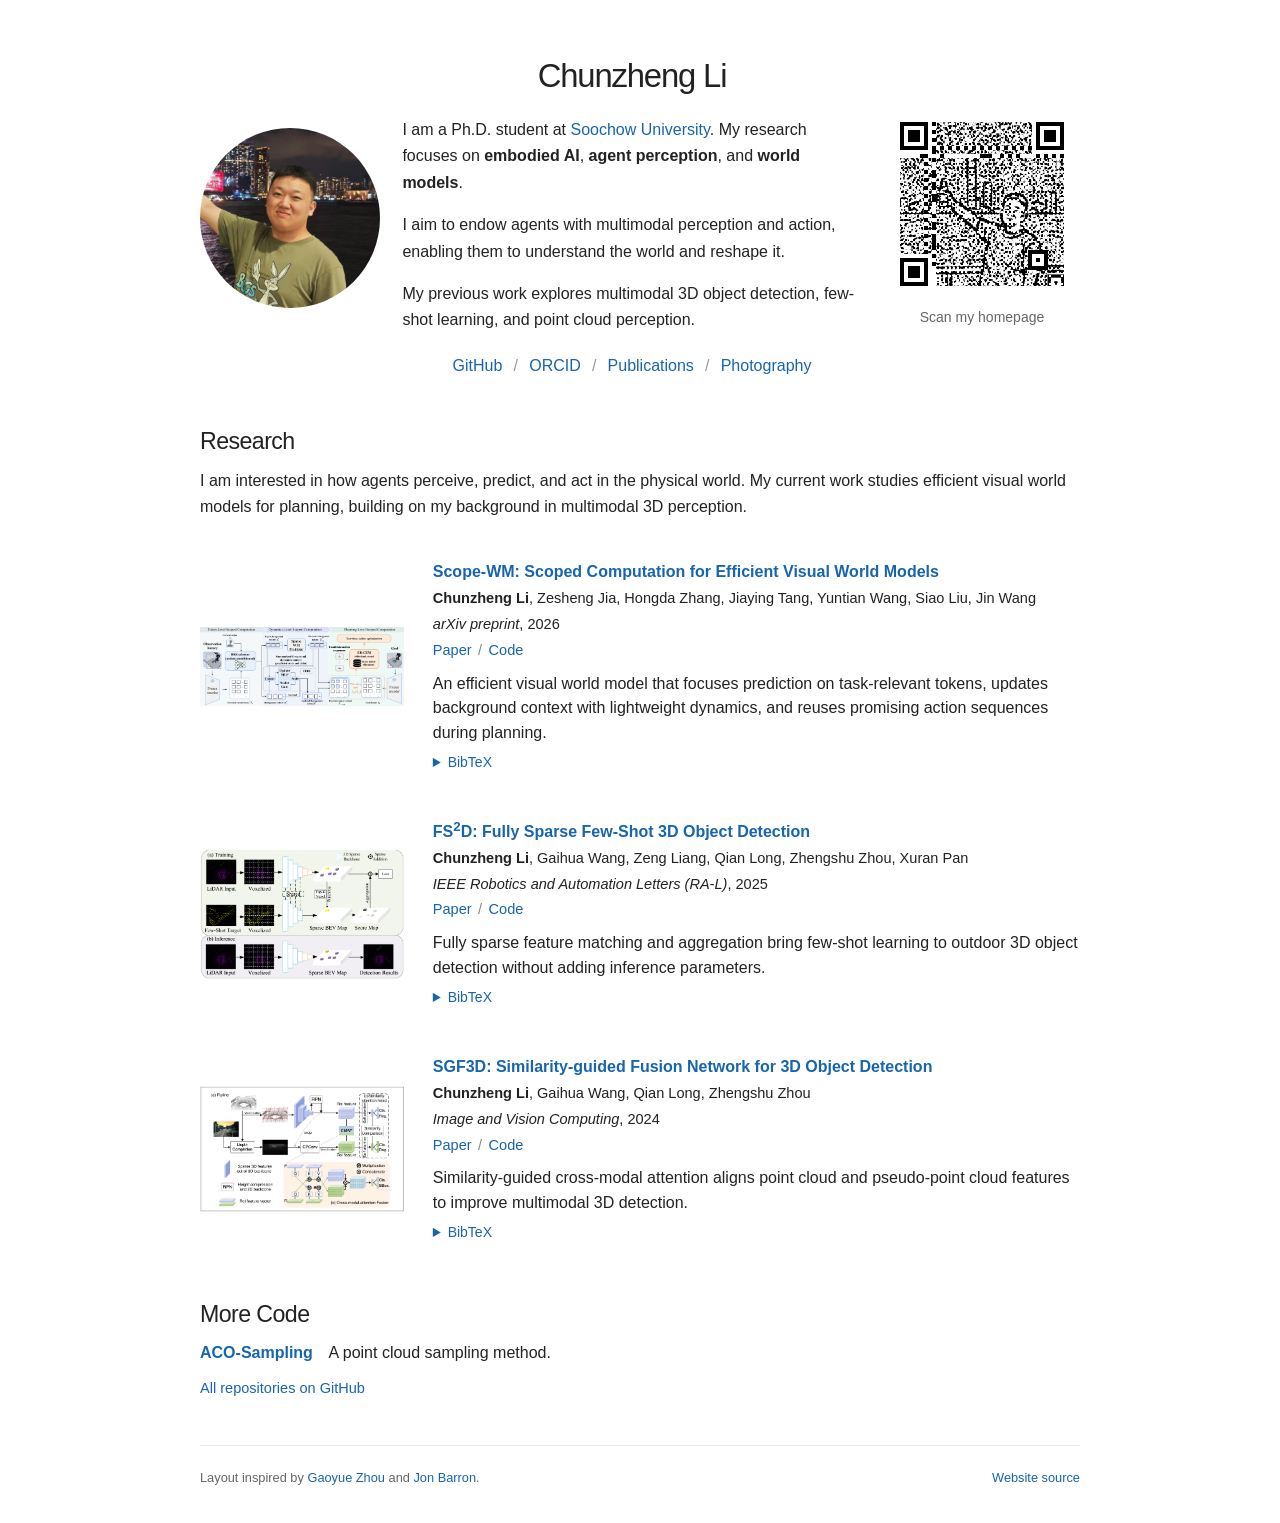
<file: index.html>
<!doctype html>
<html lang="en">
<head>
  <meta charset="utf-8">
  <meta name="viewport" content="width=device-width, initial-scale=1">
  <meta name="color-scheme" content="light">
  <title>Chunzheng Li</title>
  <meta name="description" content="Chunzheng Li is a Ph.D. student at Soochow University working on embodied AI, agent perception, world models, and 3D vision.">
  <meta property="og:type" content="website">
  <meta property="og:title" content="Chunzheng Li">
  <meta property="og:description" content="Embodied AI · Agent Perception · World Models · 3D Vision">
  <meta property="og:url" content="https://chunzheng2022.github.io/">
  <meta property="og:image" content="https://chunzheng2022.github.io/images/profile.png">
  <meta name="twitter:card" content="summary">
  <link rel="canonical" href="https://chunzheng2022.github.io/">
  <link rel="icon" type="image/svg+xml" href="images/favicon.svg">
  <link rel="stylesheet" href="styles.css?v=gallery-20261119">
  <script src="script.js" defer></script>
</head>
<body>
  <a class="skip-link" href="#main">Skip to content</a>
  <main id="main" class="page">
    <header class="profile" id="about">
      <a class="portrait" href="images/profile.png" aria-label="View Chunzheng Li's full photo">
        <img src="images/profile.png" alt="Chunzheng Li" width="180" height="180" fetchpriority="high">
      </a>
      <div class="bio">
        <h1>Chunzheng Li</h1>
        <!-- Add your advisor, lab, education, and email here when ready. -->
        <p>I am a Ph.D. student at <a href="https://eng.suda.edu.cn/">Soochow University</a>. My research focuses on <strong>embodied AI</strong>, <strong>agent perception</strong>, and <strong>world models</strong>.</p>
        <p>I aim to endow agents with multimodal perception and action, enabling them to understand the world and reshape it.</p>
        <p>My previous work explores multimodal 3D object detection, few-shot learning, and point cloud perception.</p>
        <nav class="profile-links" aria-label="Profile links">
          <a href="https://github.com/ChunZheng2022">GitHub</a>
          <span aria-hidden="true">/</span>
          <a href="https://orcid.org/0009-0004-0729-0669">ORCID</a>
          <span aria-hidden="true">/</span>
          <a href="#research">Publications</a>
          <span aria-hidden="true">/</span>
          <a href="photography/">Photography</a>
        </nav>
        <!-- Optional links: add a real mailto:, Google Scholar profile, and CV PDF. -->
      </div>
      <figure class="qr-card">
        <a href="images/portrait-qr.svg?v=bold6" aria-label="Open the portrait QR code for this homepage">
          <img src="images/portrait-qr.svg?v=bold6" alt="A bold simplified line drawing of Chunzheng Li raising a bottle by the waterfront, with its contours woven into QR pixels linking to this homepage" width="196" height="196">
        </a>
        <figcaption>Scan my homepage</figcaption>
      </figure>
    </header>

    <section id="research" aria-labelledby="research-heading">
      <h2 id="research-heading">Research</h2>
      <p class="research-intro">I am interested in how agents perceive, predict, and act in the physical world. My current work studies efficient visual world models for planning, building on my background in multimodal 3D perception.</p>

      <div class="publications">
        <article class="paper" aria-labelledby="scope-title">
          <a class="paper-image" href="https://arxiv.org/abs/2609.33218" tabindex="-1" aria-hidden="true">
            <img src="images/scope-wm.png" alt="Overview of Scope-WM's token selection, sparse dynamics, and planning pipeline" width="1187" height="465" loading="lazy">
          </a>
          <div class="paper-content">
            <h3 id="scope-title"><a href="https://arxiv.org/abs/2609.33218">Scope-WM: Scoped Computation for Efficient Visual World Models</a></h3>
            <p class="authors"><strong>Chunzheng Li</strong>, Zesheng Jia, Hongda Zhang, Jiaying Tang, Yuntian Wang, Siao Liu, Jin Wang</p>
            <p class="venue"><em>arXiv preprint</em>, 2026</p>
            <p class="paper-links"><a href="https://arxiv.org/abs/2609.33218">Paper</a><span aria-hidden="true"> / </span><a href="https://github.com/ChunZheng2022/Scope-WM">Code</a></p>
            <p class="summary">An efficient visual world model that focuses prediction on task-relevant tokens, updates background context with lightweight dynamics, and reuses promising action sequences during planning.</p>
            <details class="citation">
              <summary>BibTeX</summary>
              <div class="citation-body"><button class="copy-citation" type="button" aria-label="Copy Scope-WM BibTeX citation" hidden>Copy</button><pre><code>@article{li2026scopewm,
  title   = {Scope-WM: Scoped Computation for Efficient Visual World Models},
  author  = {Li, Chunzheng and Jia, Zesheng and Zhang, Hongda and
             Tang, Jiaying and Wang, Yuntian and Liu, Siao and Wang, Jin},
  journal = {arXiv preprint arXiv:2609.33218},
  year    = {2026},
  doi     = {10.48550/arXiv.2609.33218},
  url     = {https://arxiv.org/abs/2609.33218}
}</code></pre></div>
            </details>
          </div>
        </article>

        <article class="paper" aria-labelledby="fs2d-title">
          <a class="paper-image" href="https://doi.org/10.1109/LRA.2025.3560868" tabindex="-1" aria-hidden="true">
            <img src="images/fs2d-architecture.png" alt="FS2D Figure 2: fully sparse few-shot detection architecture, showing training and inference" width="1275" height="810" loading="lazy">
          </a>
          <div class="paper-content">
            <h3 id="fs2d-title"><a href="https://doi.org/10.1109/LRA.2025.3560868">FS<sup>2</sup>D: Fully Sparse Few-Shot 3D Object Detection</a></h3>
            <p class="authors"><strong>Chunzheng Li</strong>, Gaihua Wang, Zeng Liang, Qian Long, Zhengshu Zhou, Xuran Pan</p>
            <p class="venue"><em>IEEE Robotics and Automation Letters (RA-L)</em>, 2025</p>
            <p class="paper-links"><a href="https://doi.org/10.1109/LRA.2025.3560868">Paper</a><span aria-hidden="true"> / </span><a href="https://github.com/ChunZheng2022/FS2D">Code</a></p>
            <p class="summary">Fully sparse feature matching and aggregation bring few-shot learning to outdoor 3D object detection without adding inference parameters.</p>
            <details class="citation">
              <summary>BibTeX</summary>
              <div class="citation-body"><button class="copy-citation" type="button" aria-label="Copy FS2D BibTeX citation" hidden>Copy</button><pre><code>@article{li2025fs2d,
  title   = {{FS}$^2${D}: Fully Sparse Few-Shot 3D Object Detection},
  author  = {Li, Chunzheng and Wang, Gaihua and Liang, Zeng and
             Long, Qian and Zhou, Zhengshu and Pan, Xuran},
  journal = {IEEE Robotics and Automation Letters},
  volume  = {10},
  number  = {6},
  pages   = {5847--5854},
  year    = {2025},
  doi     = {10.1109/LRA.2025.3560868}
}</code></pre></div>
            </details>
          </div>
        </article>

        <article class="paper" aria-labelledby="sgf3d-title">
          <a class="paper-image" href="https://doi.org/10.1016/j.imavis.2023.104895" tabindex="-1" aria-hidden="true">
            <img src="images/sgf3d-architecture.png" alt="SGF3D Figure 2: point and pseudo-point streams, cross-modal attention fusion, and the similarity attention head" width="1137" height="702" loading="lazy">
          </a>
          <div class="paper-content">
            <h3 id="sgf3d-title"><a href="https://doi.org/10.1016/j.imavis.2023.104895">SGF3D: Similarity-guided Fusion Network for 3D Object Detection</a></h3>
            <p class="authors"><strong>Chunzheng Li</strong>, Gaihua Wang, Qian Long, Zhengshu Zhou</p>
            <p class="venue"><em>Image and Vision Computing</em>, 2024</p>
            <p class="paper-links"><a href="https://doi.org/10.1016/j.imavis.2023.104895">Paper</a><span aria-hidden="true"> / </span><a href="https://github.com/ChunZheng2022/SGF3D">Code</a></p>
            <p class="summary">Similarity-guided cross-modal attention aligns point cloud and pseudo-point cloud features to improve multimodal 3D detection.</p>
            <details class="citation">
              <summary>BibTeX</summary>
              <div class="citation-body"><button class="copy-citation" type="button" aria-label="Copy SGF3D BibTeX citation" hidden>Copy</button><pre><code>@article{li2024sgf3d,
  title   = {{SGF3D}: Similarity-guided fusion network for 3D object detection},
  author  = {Li, Chunzheng and Wang, Gaihua and Long, Qian and Zhou, Zhengshu},
  journal = {Image and Vision Computing},
  volume  = {142},
  pages   = {104895},
  year    = {2024},
  doi     = {10.1016/j.imavis.2023.104895}
}</code></pre></div>
            </details>
          </div>
        </article>
      </div>
    </section>

    <section id="projects" class="projects" aria-labelledby="projects-heading">
      <h2 id="projects-heading">More Code</h2>
      <p><a class="project-title" href="https://github.com/ChunZheng2022/ACO-Sampling">ACO-Sampling</a> <span class="project-description">A point cloud sampling method.</span></p>
      <p class="all-code"><a href="https://github.com/ChunZheng2022?tab=repositories">All repositories on GitHub</a></p>
    </section>

    <footer>
      <p>Layout inspired by <a href="https://gaoyuezhou.github.io/">Gaoyue Zhou</a> and <a href="https://jonbarron.info/">Jon Barron</a>.</p>
      <p><a href="https://github.com/ChunZheng2022/ChunZheng2022.github.io">Website source</a></p>
    </footer>
  </main>
  <p class="sr-only" id="copy-status" role="status" aria-live="polite"></p>
</body>
</html>
</file>
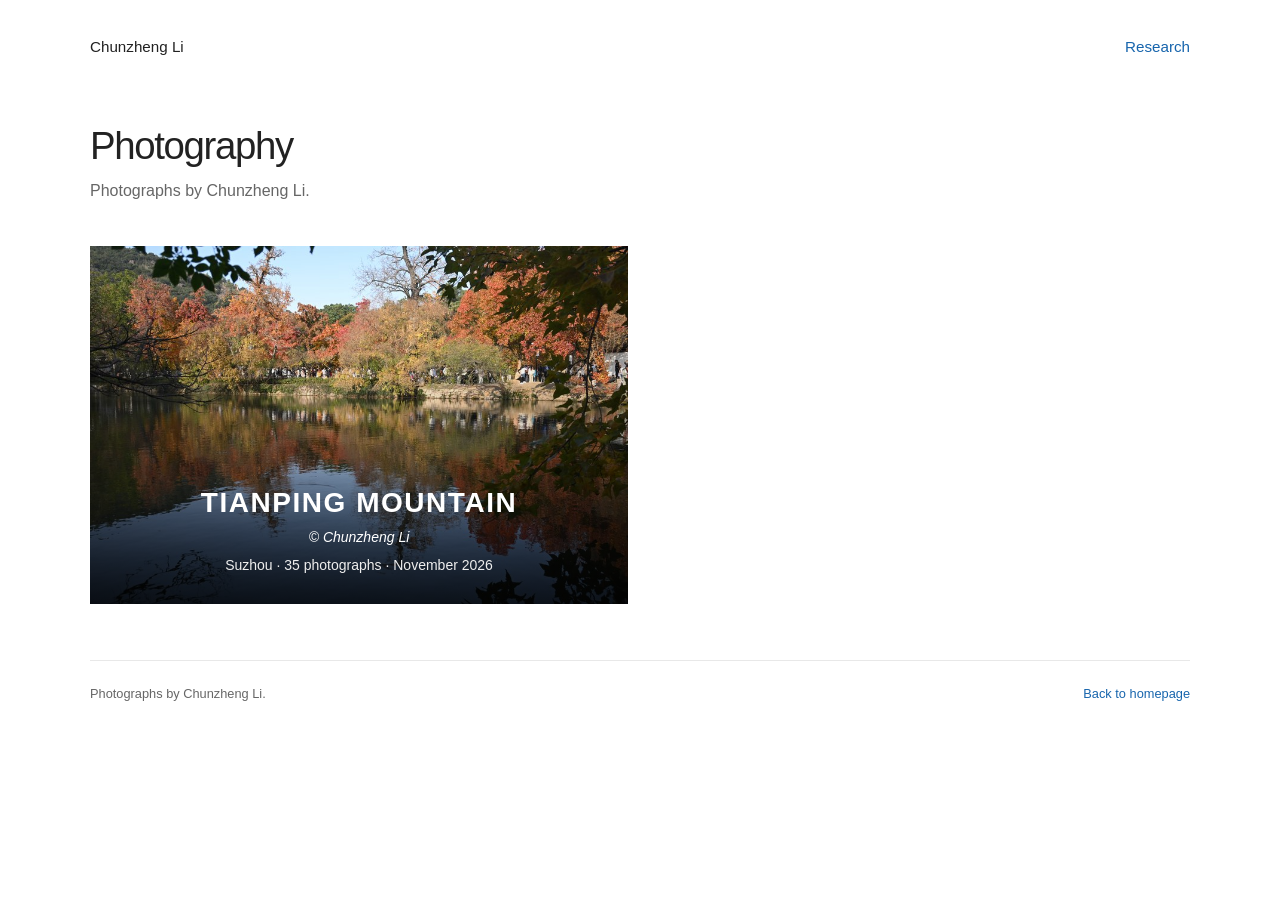
<file: photography/index.html>
<!doctype html>
<html lang="en">
<head>
  <meta charset="utf-8">
  <meta name="viewport" content="width=device-width, initial-scale=1">
  <meta name="color-scheme" content="light">
  <title>Photography · Chunzheng Li</title>
  <meta name="description" content="Photography albums by Chunzheng Li. Explore Tianping Mountain in autumn, with colorful trees, quiet ponds, and garden details from Suzhou.">
  <link rel="canonical" href="https://chunzheng2022.github.io/photography/">
  <link rel="icon" type="image/svg+xml" href="../images/favicon.svg">
  <link rel="stylesheet" href="../styles.css?v=gallery-20261119">
  <link rel="stylesheet" href="gallery.css?v=albums-20261128">
</head>
<body>
  <a class="skip-link" href="#main">Skip to albums</a>
  <div class="gallery-page">
    <nav class="gallery-nav" aria-label="Main navigation">
      <a href="../">Chunzheng Li</a>
      <a href="../#research">Research</a>
    </nav>
    <main id="main">
      <header class="gallery-heading">
        <h1>Photography</h1>
        <p>Photographs by Chunzheng Li.</p>
      </header>
      <div class="album-grid" aria-label="Photography albums">
        <a class="album-link" href="tianping-mountain/" aria-label="View Tianping Mountain album, 35 photographs. © Chunzheng Li">
          <img src="images/tianping-mountain/thumbnails/tianping-mountain-0684.jpg" width="900" height="600" alt="Autumn trees and colorful reflections around a pond at Tianping Mountain, Suzhou." fetchpriority="high">
          <span class="album-overlay">
            <span class="album-title">Tianping Mountain</span>
            <span class="album-credit">© Chunzheng Li</span>
            <span class="album-details">Suzhou · 35 photographs · November 2026</span>
          </span>
        </a>
      </div>
    </main>
    <footer>
      <p>Photographs by Chunzheng Li.</p>
      <p><a href="../">Back to homepage</a></p>
    </footer>
  </div>
</body>
</html>
</file>
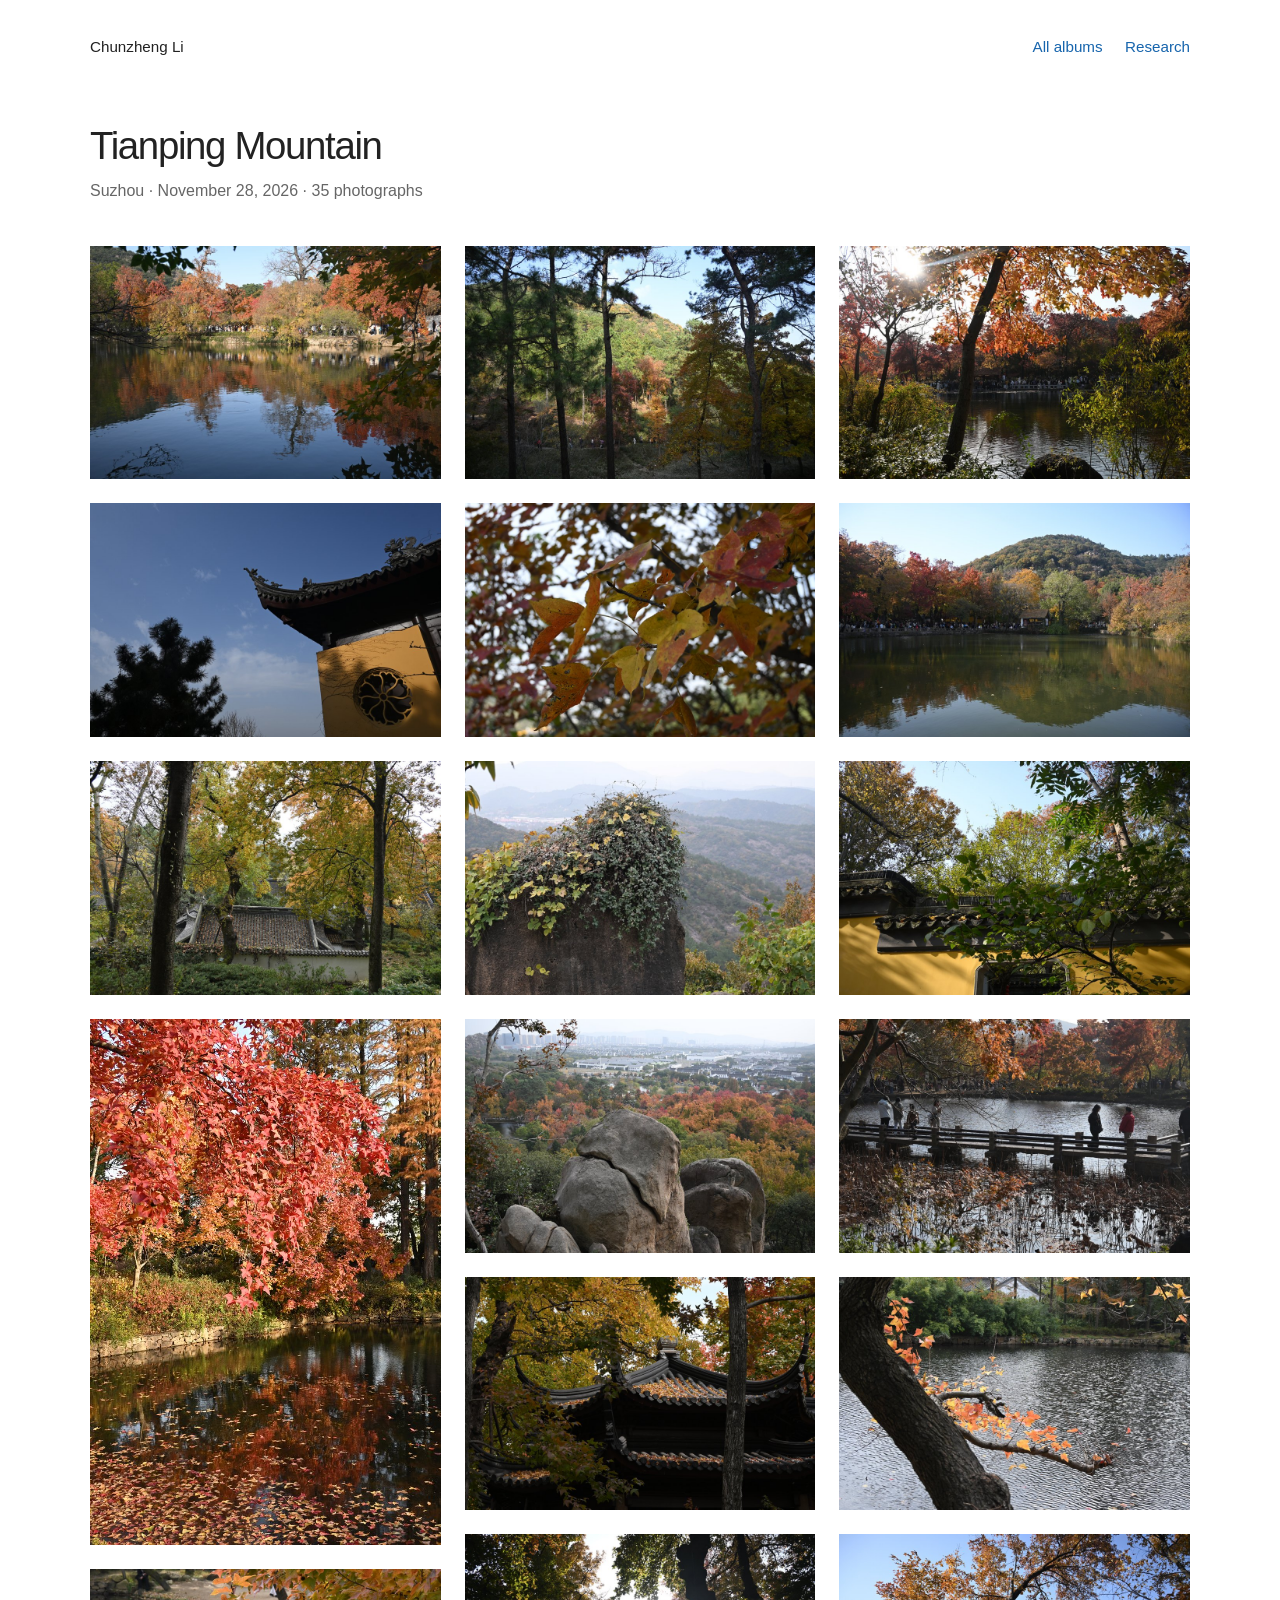
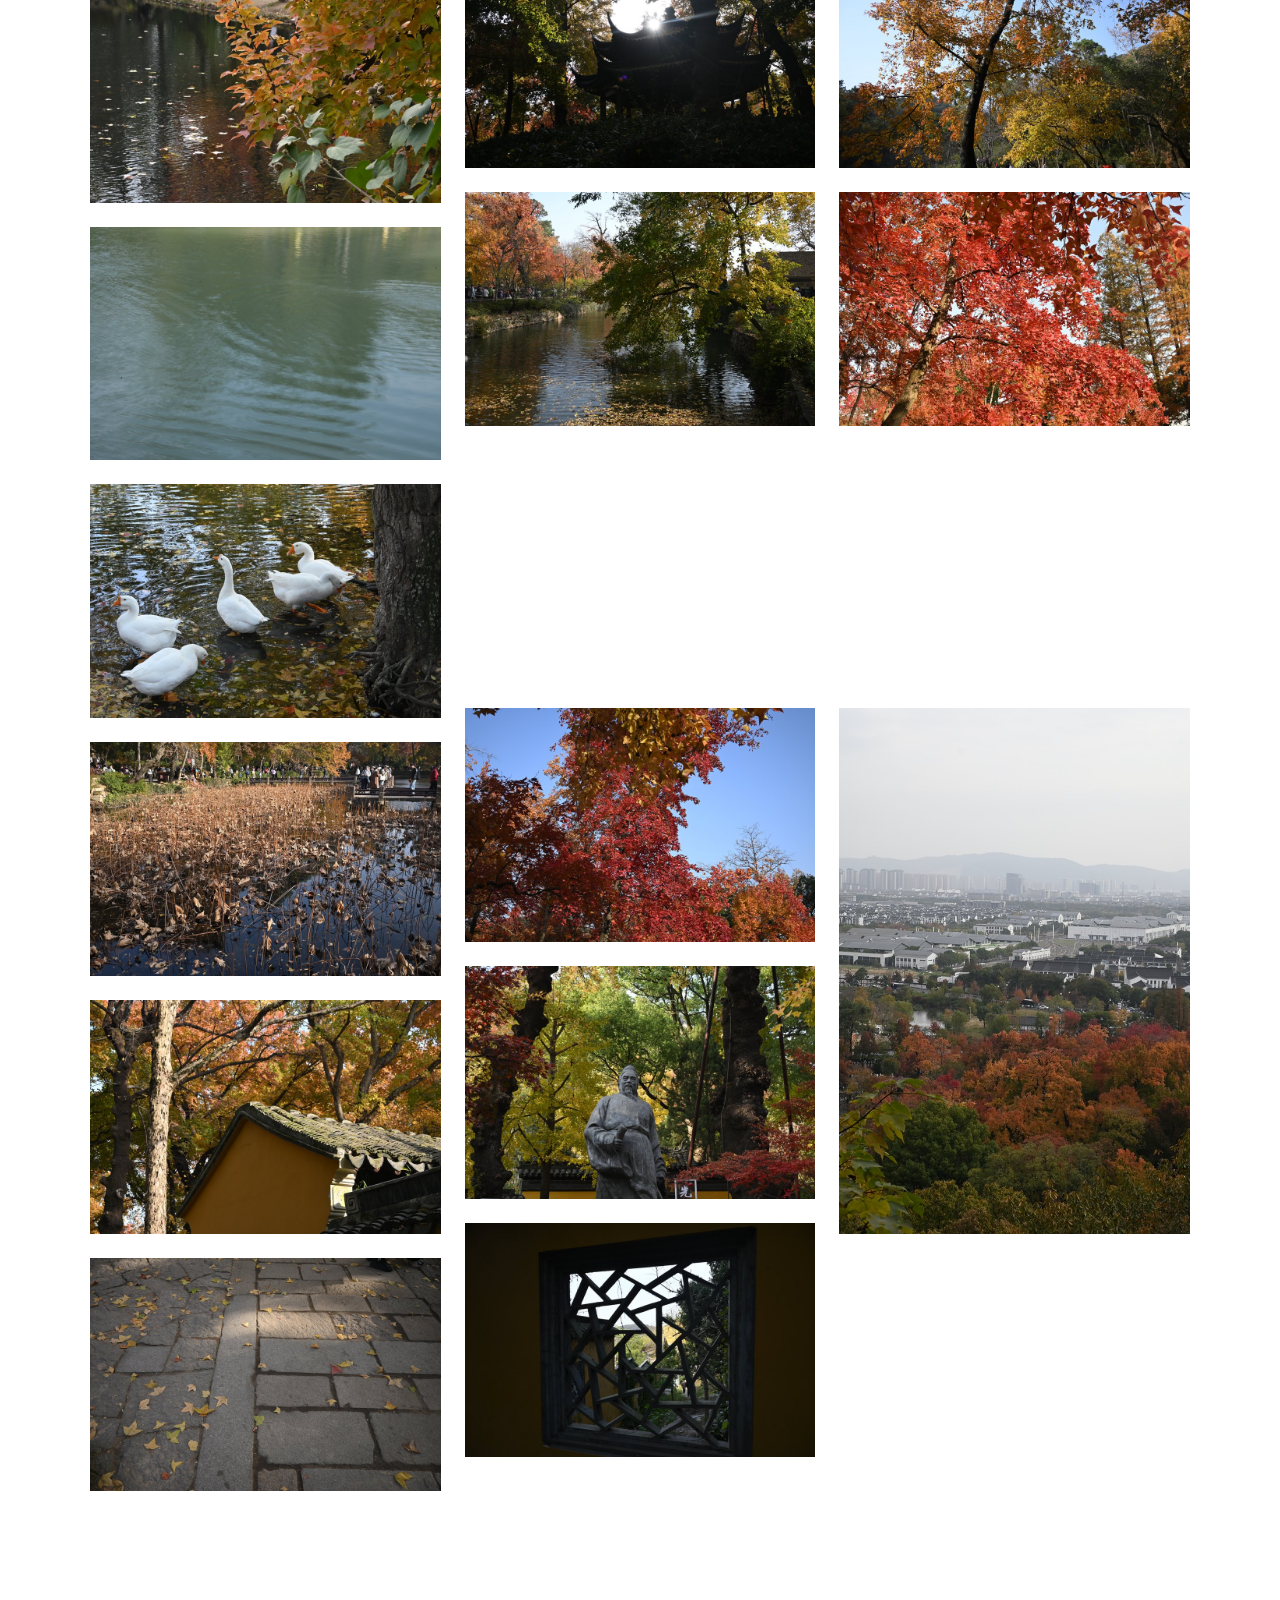
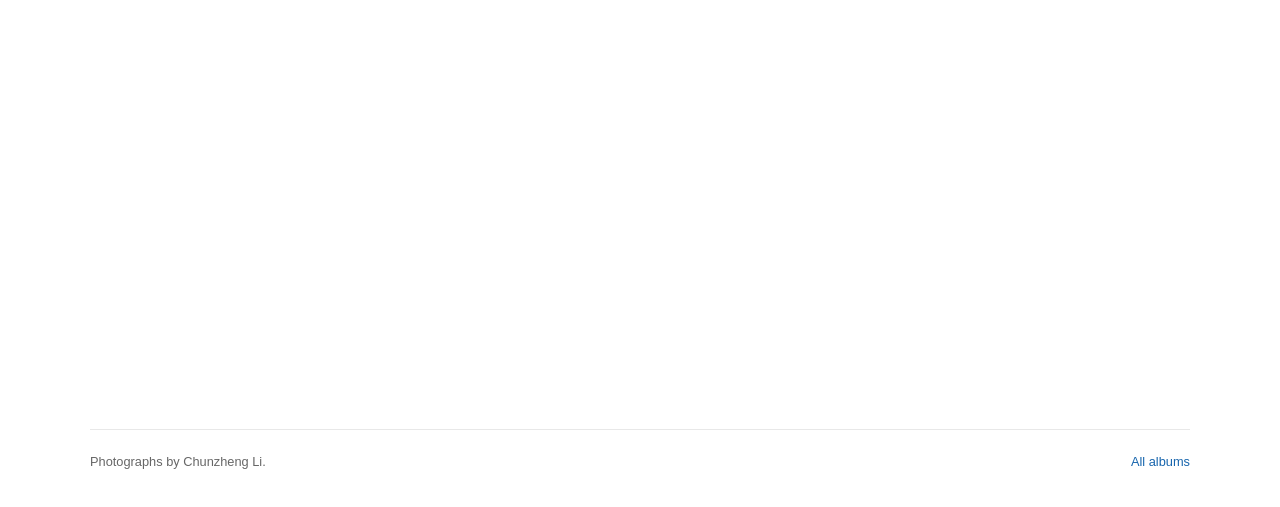
<file: photography/tianping-mountain/index.html>
<!doctype html>
<html lang="en">
<head>
  <meta charset="utf-8">
  <meta name="viewport" content="width=device-width, initial-scale=1">
  <meta name="color-scheme" content="light">
  <title>Tianping Mountain · Photography · Chunzheng Li</title>
  <meta name="description" content="Tianping Mountain in autumn: photographs of Suzhou's colorful trees, quiet ponds, and temple details by Chunzheng Li.">
  <link rel="canonical" href="https://chunzheng2022.github.io/photography/tianping-mountain/">
  <link rel="icon" type="image/svg+xml" href="../../images/favicon.svg">
  <link rel="stylesheet" href="../../styles.css?v=gallery-20261119">
  <link rel="stylesheet" href="../gallery.css?v=albums-20261128">
  <script src="../photo-zoom.js?v=zoom-20261128" defer></script>
  <script src="../gallery.js?v=albums-20261128" defer></script>
</head>
<body>
  <a class="skip-link" href="#main">Skip to photographs</a>
  <div class="gallery-page">
    <nav class="gallery-nav" aria-label="Main navigation">
      <a href="../../">Chunzheng Li</a>
      <div class="gallery-nav-links"><a href="../">All albums</a><a href="../../#research">Research</a></div>
    </nav>
    <main id="main">
      <header class="gallery-heading">
        <h1>Tianping Mountain</h1>
        <p>Suzhou · <time datetime="2026-11-28">November 28, 2026</time> · 35 photographs</p>
      </header>
      <div class="gallery-empty" id="gallery-empty">
        <p>Loading photographs…</p>
      </div>
      <div class="gallery-grid" id="gallery-grid" aria-label="Photographs" hidden></div>
      <noscript><p class="gallery-note">Enable JavaScript to browse the photo collection when photographs are available.</p></noscript>
    </main>
    <footer>
      <p>Photographs by Chunzheng Li.</p>
      <p><a href="../">All albums</a></p>
    </footer>
  </div>
  <dialog class="photo-dialog" id="photo-dialog" aria-labelledby="photo-title" aria-describedby="photo-copyright">
    <div class="dialog-top">
      <div class="photo-zoom-tools">
        <button type="button" id="photo-zoom-toggle" aria-pressed="false" disabled>Zoom in</button>
        <span id="photo-zoom-level" class="photo-zoom-level" aria-live="polite">Fit</span>
      </div>
      <button type="button" id="photo-close" aria-label="Close photograph" autofocus><span aria-hidden="true">×</span></button>
    </div>
    <figure class="photo-stage">
      <div class="photo-viewport" id="photo-viewport" tabindex="0" aria-label="Photo detail view. Click to zoom, drag to explore, or use plus, minus, and zero keys.">
        <img id="photo-full" alt="" draggable="false">
        <span class="photo-load-status" id="photo-load-status" role="status" hidden>Loading photograph…</span>
      </div>
      <figcaption class="photo-meta-row">
        <span id="photo-caption" class="lightbox-caption"><span id="photo-title" class="lightbox-title"></span> <span id="photo-copyright" class="lightbox-credit"></span></span>
        <span id="photo-counter" class="photo-counter" aria-live="polite"></span>
      </figcaption>
    </figure>
    <nav class="photo-controls" aria-label="Photograph navigation" hidden>
      <button type="button" id="photo-previous">Previous</button>
      <button type="button" id="photo-next">Next</button>
    </nav>
  </dialog>
</body>
</html>
</file>
<file: styles.css>
:root {
  color-scheme: light;
  --text: #222;
  --muted: #666;
  --link: #1765ad;
  --hover: #a34c09;
  --rule: #e8e8e8;
  font-family: -apple-system, BlinkMacSystemFont, "Segoe UI", Arial, sans-serif;
  font-size: 16px;
  line-height: 1.55;
  color: var(--text);
  background: #fff;
  -webkit-text-size-adjust: 100%;
}
* { box-sizing: border-box; }
html { scroll-padding-top: 1.5rem; }
body { margin: 0; }
a { color: var(--link); text-decoration: none; }
a:hover { color: var(--hover); text-decoration: underline; text-underline-offset: .18em; }
a:focus-visible, button:focus-visible, summary:focus-visible {
  outline: 2px solid var(--link);
  outline-offset: 4px;
  border-radius: 2px;
}
img { display: block; max-width: 100%; height: auto; }
p { margin: 0 0 1rem; }
strong { font-weight: 600; }
.page { width: min(100% - 3rem, 880px); margin: 0 auto; }
.profile { display: grid; grid-template-columns: 180px minmax(0, 1fr) 196px; align-items: center; gap: 1.4rem; padding: 3.5rem 0 2.9rem; }
h1 { margin: 0 0 1.35rem; font-size: 2.05rem; font-weight: 400; letter-spacing: -.035em; text-align: center; line-height: 1.2; }
.bio p { line-height: 1.65; }
.profile-links { display: flex; justify-content: center; flex-wrap: wrap; align-items: center; gap: .7rem; margin-top: 1.3rem; }
.profile-links span { color: #999; }
.portrait { display: block; width: 180px; height: 180px; border-radius: 50%; overflow: hidden; }
.portrait img { width: 100%; height: 100%; aspect-ratio: 1; object-fit: cover; border-radius: 50%; transform: scale(2.2); transform-origin: 83% 65%; }
.qr-card { width: 196px; max-width: 100%; margin: 0; text-align: center; }
.qr-card a { display: block; }
.qr-card img { width: 100%; height: auto; }
.qr-card figcaption { font-size: .875rem; color: var(--muted); margin-top: .3rem; }
h2 { margin: 0 0 .75rem; font-size: 1.45rem; font-weight: 400; letter-spacing: -.025em; line-height: 1.3; }
.research-intro { margin: 0 0 1rem; line-height: 1.65; }
.paper { display: grid; grid-template-columns: 204px minmax(0, 1fr); gap: 1.8rem; align-items: center; padding: 1.45rem 0; }
.paper-image { display: flex; align-items: center; justify-content: center; min-height: 130px; }
.paper-image img { width: 100%; max-height: 166px; object-fit: contain; }
.paper-content { min-width: 0; }
h3 { font-size: 1rem; line-height: 1.45; font-weight: 650; margin: 0 0 .24rem; }
h3 sup { line-height: 0; }
.authors, .venue, .paper-links { margin-bottom: .2rem; font-size: .91rem; line-height: 1.55; }
.venue { margin-top: .22rem; }
.paper-links span { color: #888; padding: 0 .15rem; }
.summary { margin: .65rem 0 .35rem; font-size: 1rem; line-height: 1.55; }
.citation { margin-top: .25rem; font-size: .875rem; }
.citation summary { cursor: pointer; width: fit-content; color: var(--link); }
.citation summary:hover { color: var(--hover); }
.citation-body { position: relative; margin-top: .6rem; padding: .9rem; background: #f6f8fa; border: 1px solid var(--rule); border-radius: 4px; }
.citation pre { font: .8rem/1.6 ui-monospace, SFMono-Regular, Consolas, monospace; margin: 0; white-space: pre-wrap; overflow-wrap: anywhere; padding-top: 1.8rem; }
.copy-citation { position: absolute; top: .5rem; right: .6rem; border: 1px solid #ccd4dc; border-radius: 3px; background: #fff; color: var(--link); cursor: pointer; font: inherit; padding: .15rem .6rem; }
.copy-citation:hover { background: #eaf2f9; }
.copy-citation:disabled { color: var(--muted); cursor: default; }
.projects { margin-top: 2rem; }
.projects p { margin-bottom: .5rem; }
.project-title { font-weight: 600; }
.project-description { margin-left: .7rem; }
.all-code { padding-top: .25rem; font-size: .91rem; }
footer { border-top: 1px solid var(--rule); margin-top: 2.8rem; padding: 1.4rem 0 2.2rem; display: flex; justify-content: space-between; gap: 1rem; color: var(--muted); font-size: .8rem; }
footer p { margin: 0; }
.skip-link { position: absolute; left: 1rem; top: -5rem; z-index: 10; padding: .6rem 1rem; background: #fff; border: 1px solid var(--link); }
.skip-link:focus { top: .75rem; }
.sr-only { position: absolute; width: 1px; height: 1px; padding: 0; margin: -1px; overflow: hidden; clip-path: inset(50%); white-space: nowrap; border: 0; }
@media (max-width: 760px) {
  .profile { grid-template-columns: minmax(0, 1fr) minmax(0, 1fr); gap: 1.5rem; padding-top: 2.5rem; }
  .portrait { width: 160px; height: 160px; grid-column: 1; grid-row: 1; justify-self: center; }
  .qr-card { width: 176px; grid-column: 2; grid-row: 1; justify-self: center; }
  .bio { grid-column: 1 / -1; grid-row: 2; }
}
@media (max-width: 700px) {
  .paper { grid-template-columns: 165px minmax(0, 1fr); gap: 1.2rem; }
}
@media (max-width: 540px) {
  .page { width: min(100% - 2.25rem, 440px); }
  .profile { gap: 1.1rem; padding: 2rem 0 2.5rem; }
  .portrait { width: min(140px, 100%); height: auto; aspect-ratio: 1; }
  .qr-card { width: 156px; }
  h1 { font-size: 1.9rem; margin-bottom: 1.15rem; }
  .profile-links { gap: .65rem; }
  .paper { grid-template-columns: minmax(0, 1fr); gap: .8rem; padding: 1.4rem 0 1.8rem; }
  .paper + .paper { border-top: 1px solid var(--rule); }
  .paper-image { width: min(100%, 330px); min-height: 0; margin: 0 auto; }
  .paper-image img { max-height: 190px; }
  .project-description { display: block; margin: .25rem 0 0; }
  footer { flex-direction: column; gap: .5rem; margin-top: 2rem; }
}
@media print {
  .page { width: 100%; }
  .profile { padding-top: 0; }
  .paper { break-inside: avoid; }
  .citation, footer, .skip-link { display: none; }
  a { color: inherit; }
}
</file>
<file: photography/gallery.css>
.gallery-page { width: min(100% - 3rem, 1100px); margin: 0 auto; }
.gallery-nav { display: flex; justify-content: space-between; align-items: center; padding: 2.2rem 0 0; font-size: .95rem; }
.gallery-nav > a:first-child { color: var(--text); font-weight: 500; }
.gallery-nav-links { display: flex; align-items: center; gap: 1.4rem; }
.gallery-heading { margin: 4rem 0 2.6rem; }
.gallery-heading h1 { text-align: left; font-size: 2.4rem; margin-bottom: .65rem; }
.gallery-heading p { color: var(--muted); }
.gallery-empty { min-height: 240px; display: grid; place-items: center; border-top: 1px solid var(--rule); border-bottom: 1px solid var(--rule); color: var(--muted); }
.gallery-empty[hidden], .gallery-grid[hidden], .photo-controls[hidden] { display: none; }
.gallery-empty p { margin: 0; }
.gallery-note { color: var(--muted); font-size: .875rem; margin-top: 1rem; }
.album-grid { display: grid; grid-template-columns: repeat(2, minmax(0, 1fr)); gap: 1.5rem; }
.album-link { position: relative; display: block; overflow: hidden; color: white; }
.album-link:hover { color: white; text-decoration: none; }
.album-link img { width: 100%; height: auto; aspect-ratio: 3 / 2; object-fit: cover; transition: filter .2s ease; }
.album-overlay { position: absolute; inset: 0; display: flex; flex-direction: column; align-items: center; justify-content: flex-end; gap: .4rem; padding: 1.75rem 1rem; background: linear-gradient(transparent 25%, rgb(0 0 0 / .12) 50%, rgb(0 0 0 / .75)); text-align: center; }
.album-title { font-size: clamp(1.1rem, 2.2vw, 1.75rem); font-weight: 650; letter-spacing: .055em; line-height: 1.25; text-transform: uppercase; }
.album-credit { font-size: .875rem; font-style: italic; }
.album-details { font-size: .875rem; color: #eee; }
.album-link:hover img, .album-link:focus-visible img { filter: brightness(.85); }
.album-link:focus-visible { outline-offset: 4px; }
.gallery-grid { columns: 3; column-gap: 1.5rem; }
.gallery-photo { break-inside: avoid; margin: 0 0 1.5rem; }
.gallery-link { position: relative; display: block; overflow: hidden; color: white; cursor: zoom-in; }
.gallery-link:hover { color: white; text-decoration: none; }
.gallery-photo img { width: 100%; height: auto; transition: filter .2s ease; }
.photo-overlay { position: absolute; inset: 0; display: flex; flex-direction: column; justify-content: flex-end; align-items: center; gap: .45rem; padding: 1.5rem 1rem; color: white; text-align: center; background: linear-gradient(transparent 20%, rgb(0 0 0 / .12) 50%, rgb(0 0 0 / .65)); opacity: 0; transition: opacity .2s ease; pointer-events: none; }
.photo-title { font-size: 1.05rem; font-weight: 650; line-height: 1.35; letter-spacing: .055em; text-transform: uppercase; overflow-wrap: anywhere; }
.photo-credit { font-size: .875rem; line-height: 1.4; font-style: italic; overflow-wrap: anywhere; }
.gallery-link:hover .photo-overlay, .gallery-link:focus-visible .photo-overlay { opacity: 1; }
.gallery-link:hover img, .gallery-link:focus-visible img { filter: brightness(.9); }
.gallery-link:focus-visible { outline-offset: 4px; }
.gallery-page footer { margin-top: 3.5rem; }
.photo-dialog { width: fit-content; max-width: calc(100vw - 2rem); max-height: calc(100dvh - 1.5rem); padding: 0; border: 0; background: transparent; color: #fff; }
.photo-dialog::backdrop { background: rgb(0 0 0 / .82); }
.photo-stage { width: var(--photo-width, min(90vw, 1100px)); max-width: calc(100vw - 2rem); margin: 0; }
.photo-viewport { position: relative; width: 100%; aspect-ratio: var(--photo-ratio, 3 / 2); overflow: hidden; background: #151515; cursor: zoom-in; touch-action: none; overscroll-behavior: contain; box-shadow: 0 2px 14px rgb(0 0 0 / .3); }
.photo-viewport:focus-visible { outline: 2px solid white; outline-offset: -2px; }
.photo-viewport.is-zoomed { cursor: grab; }
.photo-viewport.is-dragging { cursor: grabbing; }
.photo-viewport img { width: 100%; height: 100%; object-fit: contain; margin: 0; transform-origin: 0 0; pointer-events: none; user-select: none; -webkit-user-drag: none; }
.photo-viewport.is-zoomed img { will-change: transform; }
.photo-viewport.is-loading img, .photo-viewport.has-error img { opacity: 0; }
.photo-load-status { position: absolute; inset: 0; display: grid; place-items: center; padding: 1rem; color: #eee; text-align: center; font-size: .875rem; pointer-events: none; }
.photo-load-status[hidden] { display: none; }
.photo-meta-row { display: flex; align-items: flex-start; justify-content: space-between; gap: 1.25rem; padding-top: .6rem; text-align: left; }
.lightbox-caption { min-width: 0; line-height: 1.45; font-size: 1rem; overflow-wrap: anywhere; }
.lightbox-title { margin-right: .35em; }
.lightbox-credit { color: #e1e1e1; }
.photo-counter { flex-shrink: 0; font-size: .8rem; line-height: 1.8; color: #ddd; white-space: nowrap; }
.dialog-top { display: flex; justify-content: space-between; align-items: center; gap: 1rem; }
.photo-zoom-tools { display: flex; align-items: center; gap: .75rem; }
.photo-zoom-level { min-width: 3em; color: #ccc; font-size: .8rem; }
.photo-dialog button:disabled { opacity: .45; cursor: default; }
.photo-dialog button { min-width: 44px; min-height: 44px; border: 0; background: none; color: #eee; cursor: pointer; font: inherit; padding: .35rem .5rem; }
.photo-dialog button:focus-visible { outline-color: #fff; outline-offset: -3px; }
#photo-close { font-size: 2rem; line-height: 1; padding-right: 0; text-align: right; }
.photo-dialog button:hover { text-decoration: underline; }
.photo-controls { display: flex; justify-content: space-between; align-items: center; gap: 1rem; font-size: .875rem; }
.photo-viewer-open { overflow: hidden; }
@media (hover: none), (pointer: coarse) {
  .photo-overlay { opacity: 1; padding: 1rem; }
}
@media (max-width: 760px) {
  .album-grid { grid-template-columns: 1fr; }
  .gallery-grid { columns: 2; column-gap: 1rem; }
  .gallery-heading { margin-top: 3rem; }
}
@media (max-width: 480px) {
  .gallery-nav-links { gap: 1rem; }
  .album-overlay { padding: 1.2rem .75rem; }
  .gallery-page { width: calc(100% - 2.25rem); }
  .gallery-heading h1 { font-size: 2rem; }
  .gallery-grid { columns: 1; }
  .gallery-empty { min-height: 200px; }
  .photo-meta-row { gap: .75rem; }
  .lightbox-caption { font-size: .875rem; }
}
@media (prefers-reduced-motion: reduce) {
  .photo-overlay, .gallery-photo img, .album-link img { transition: none; }
}
</file>
